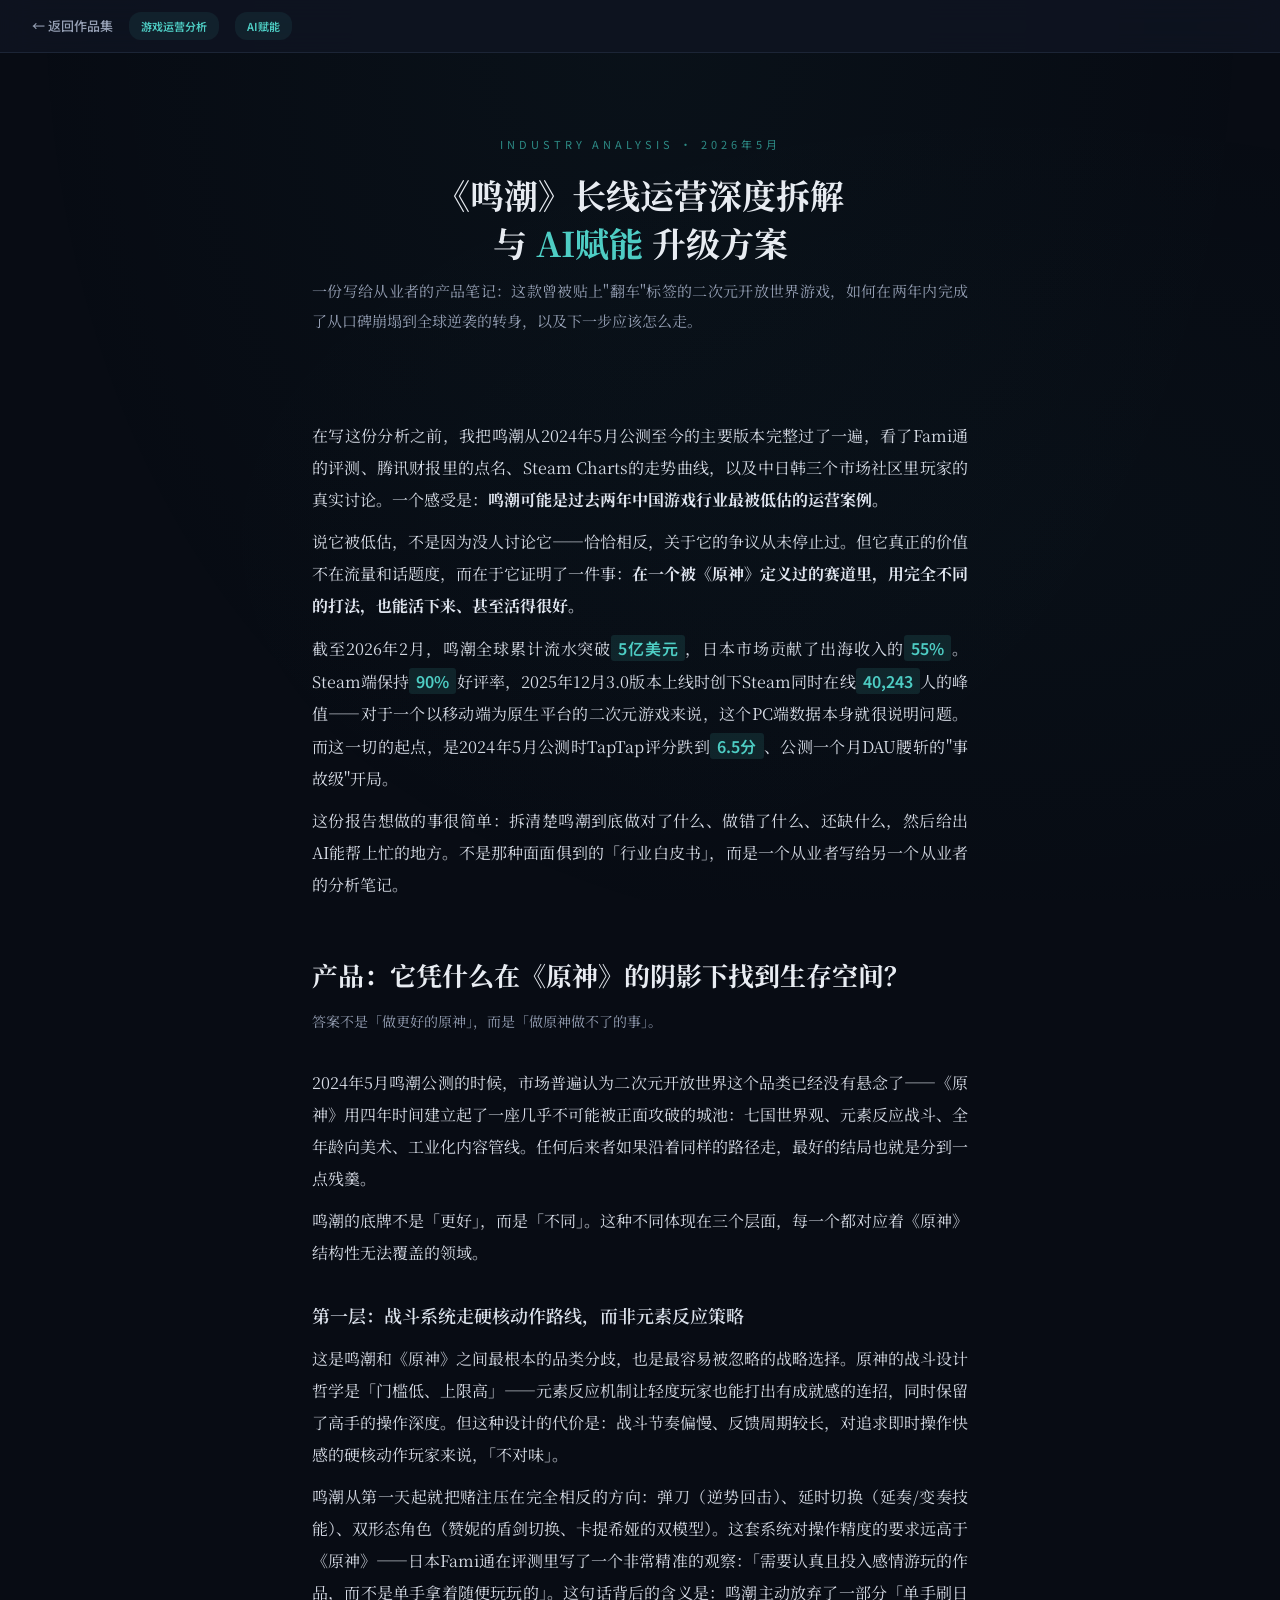
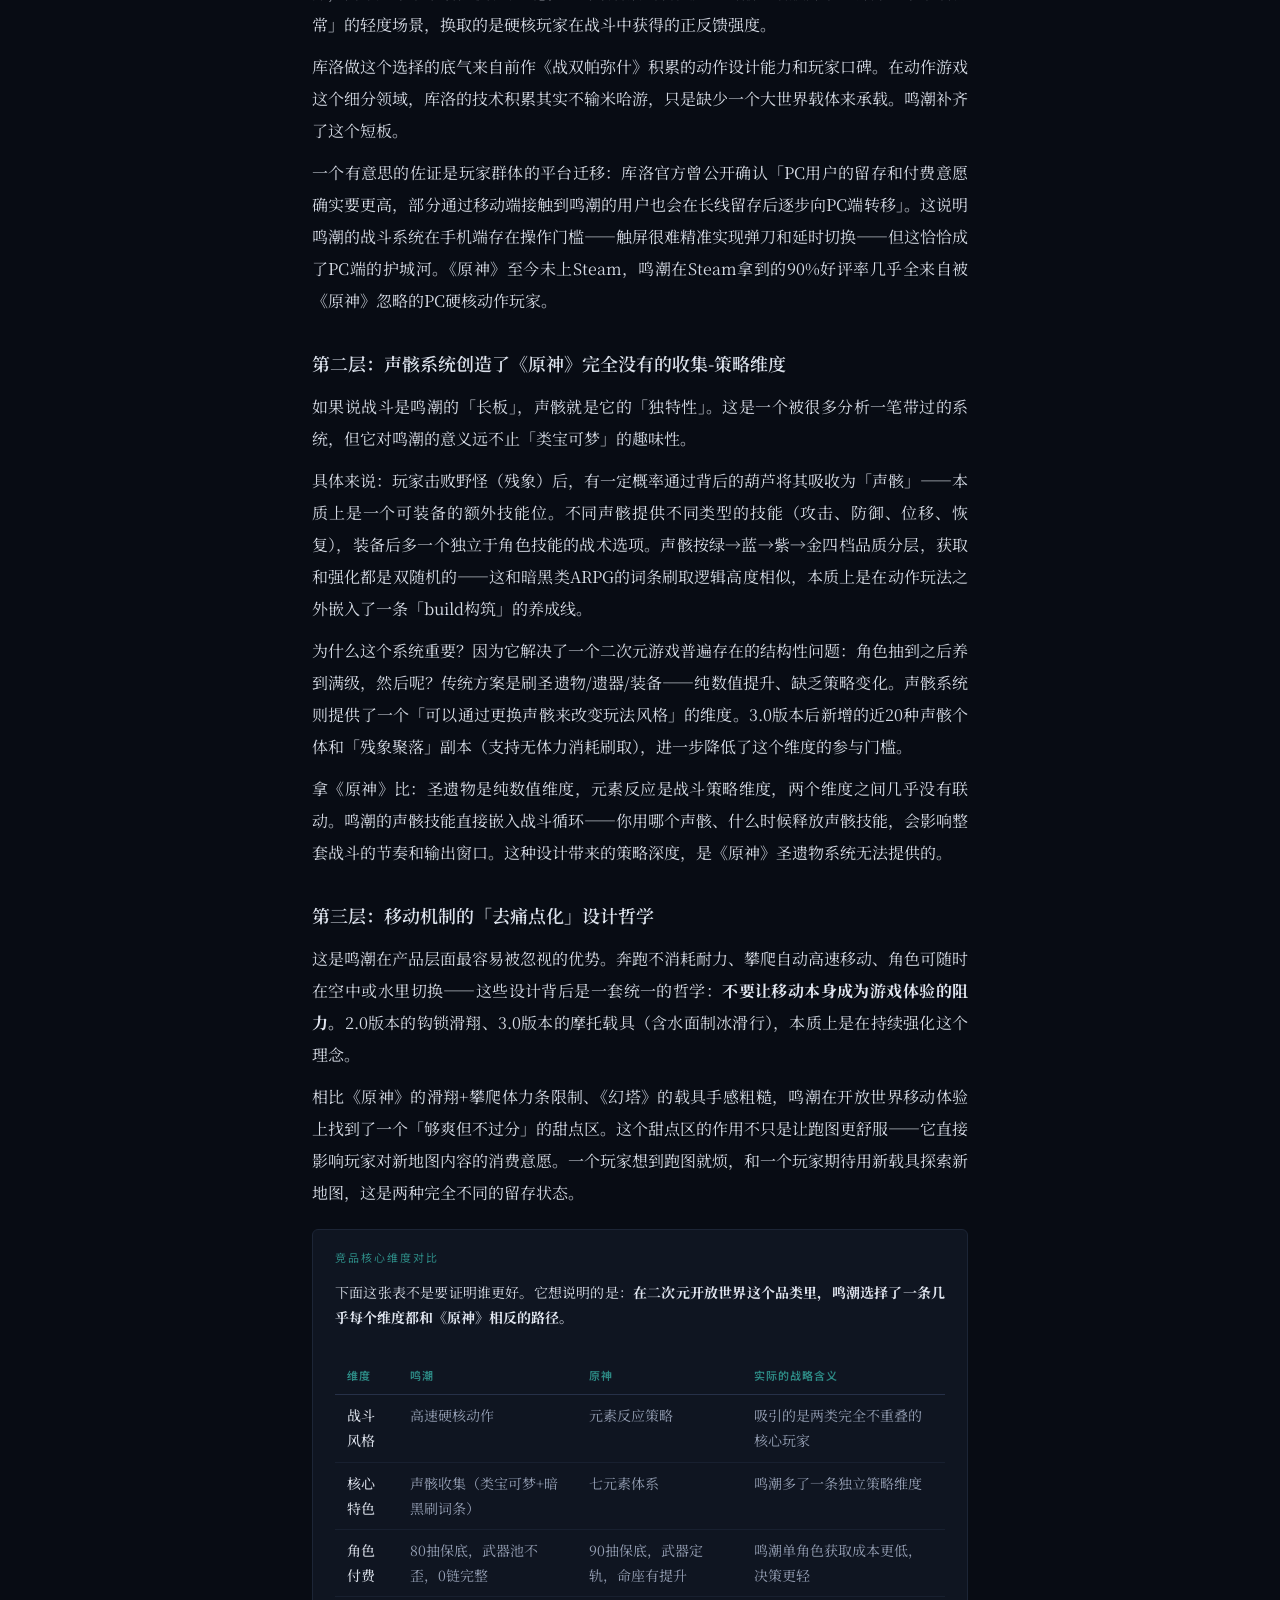
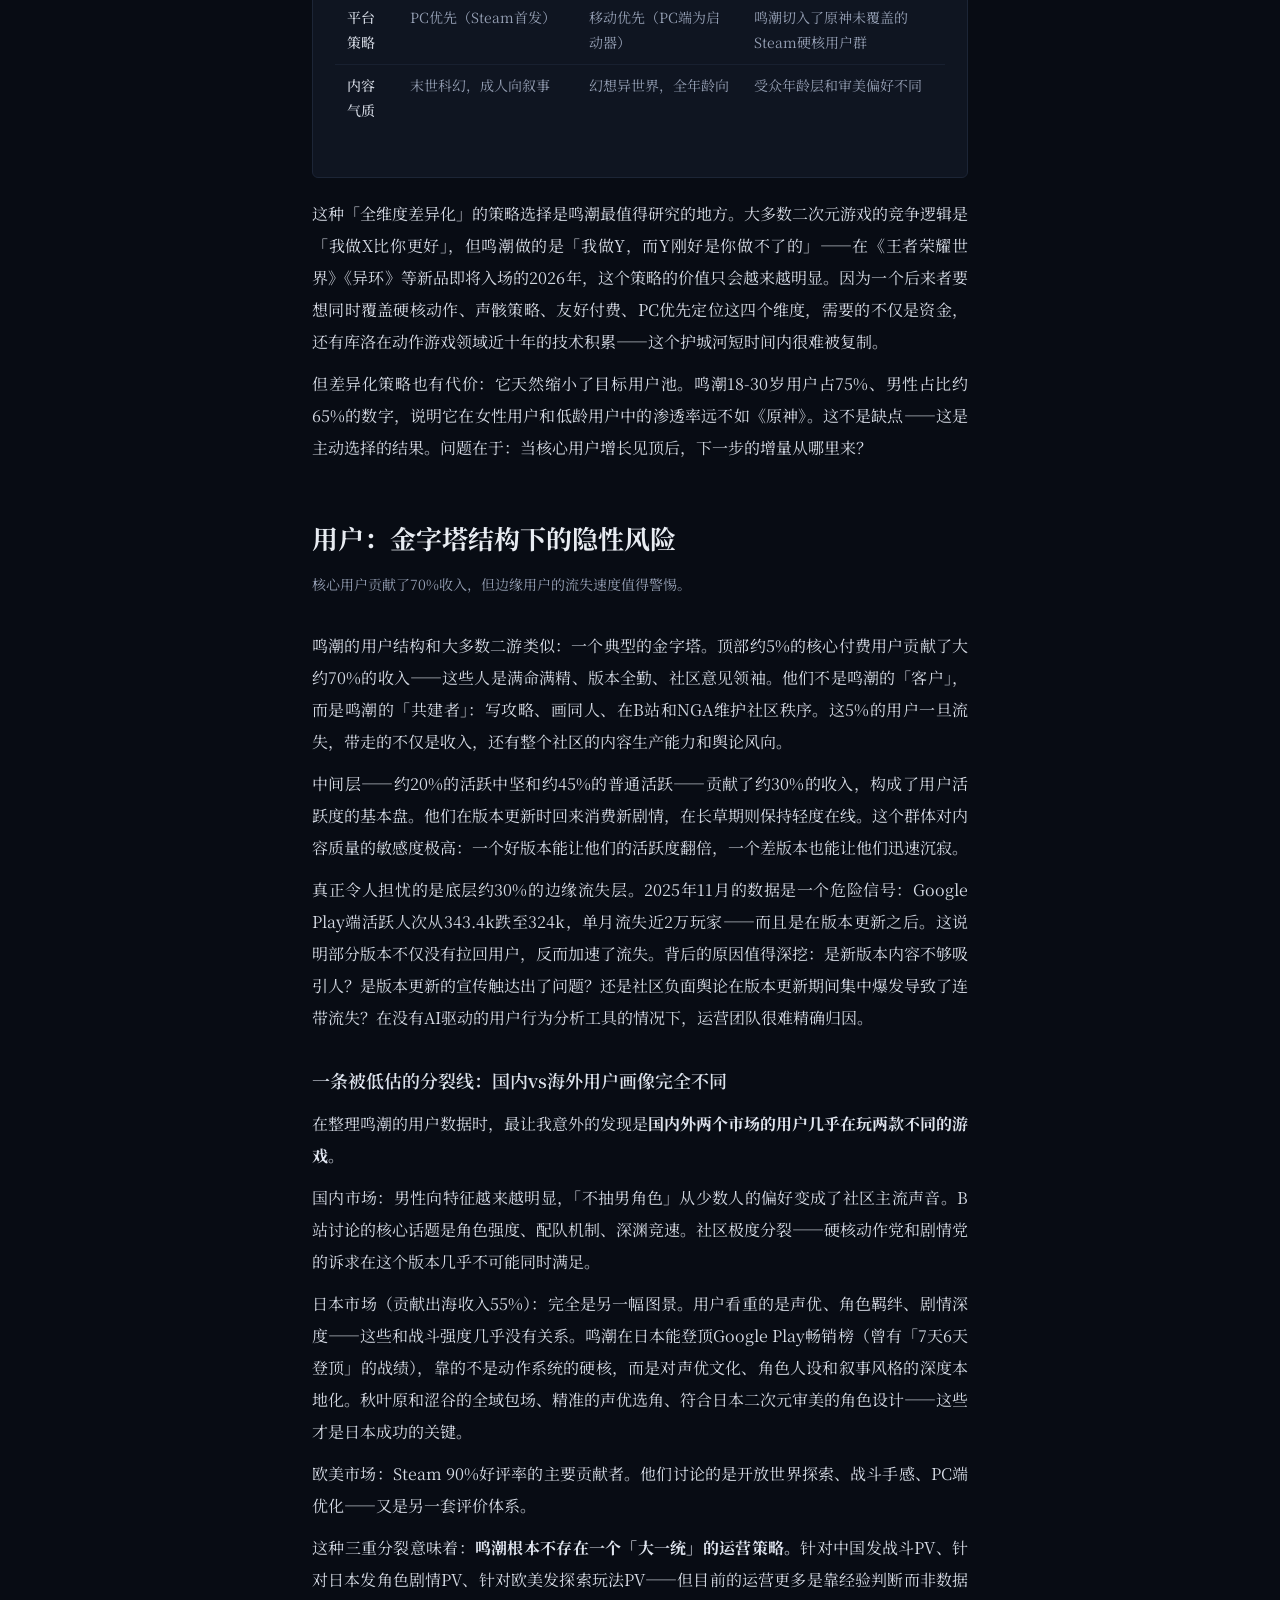
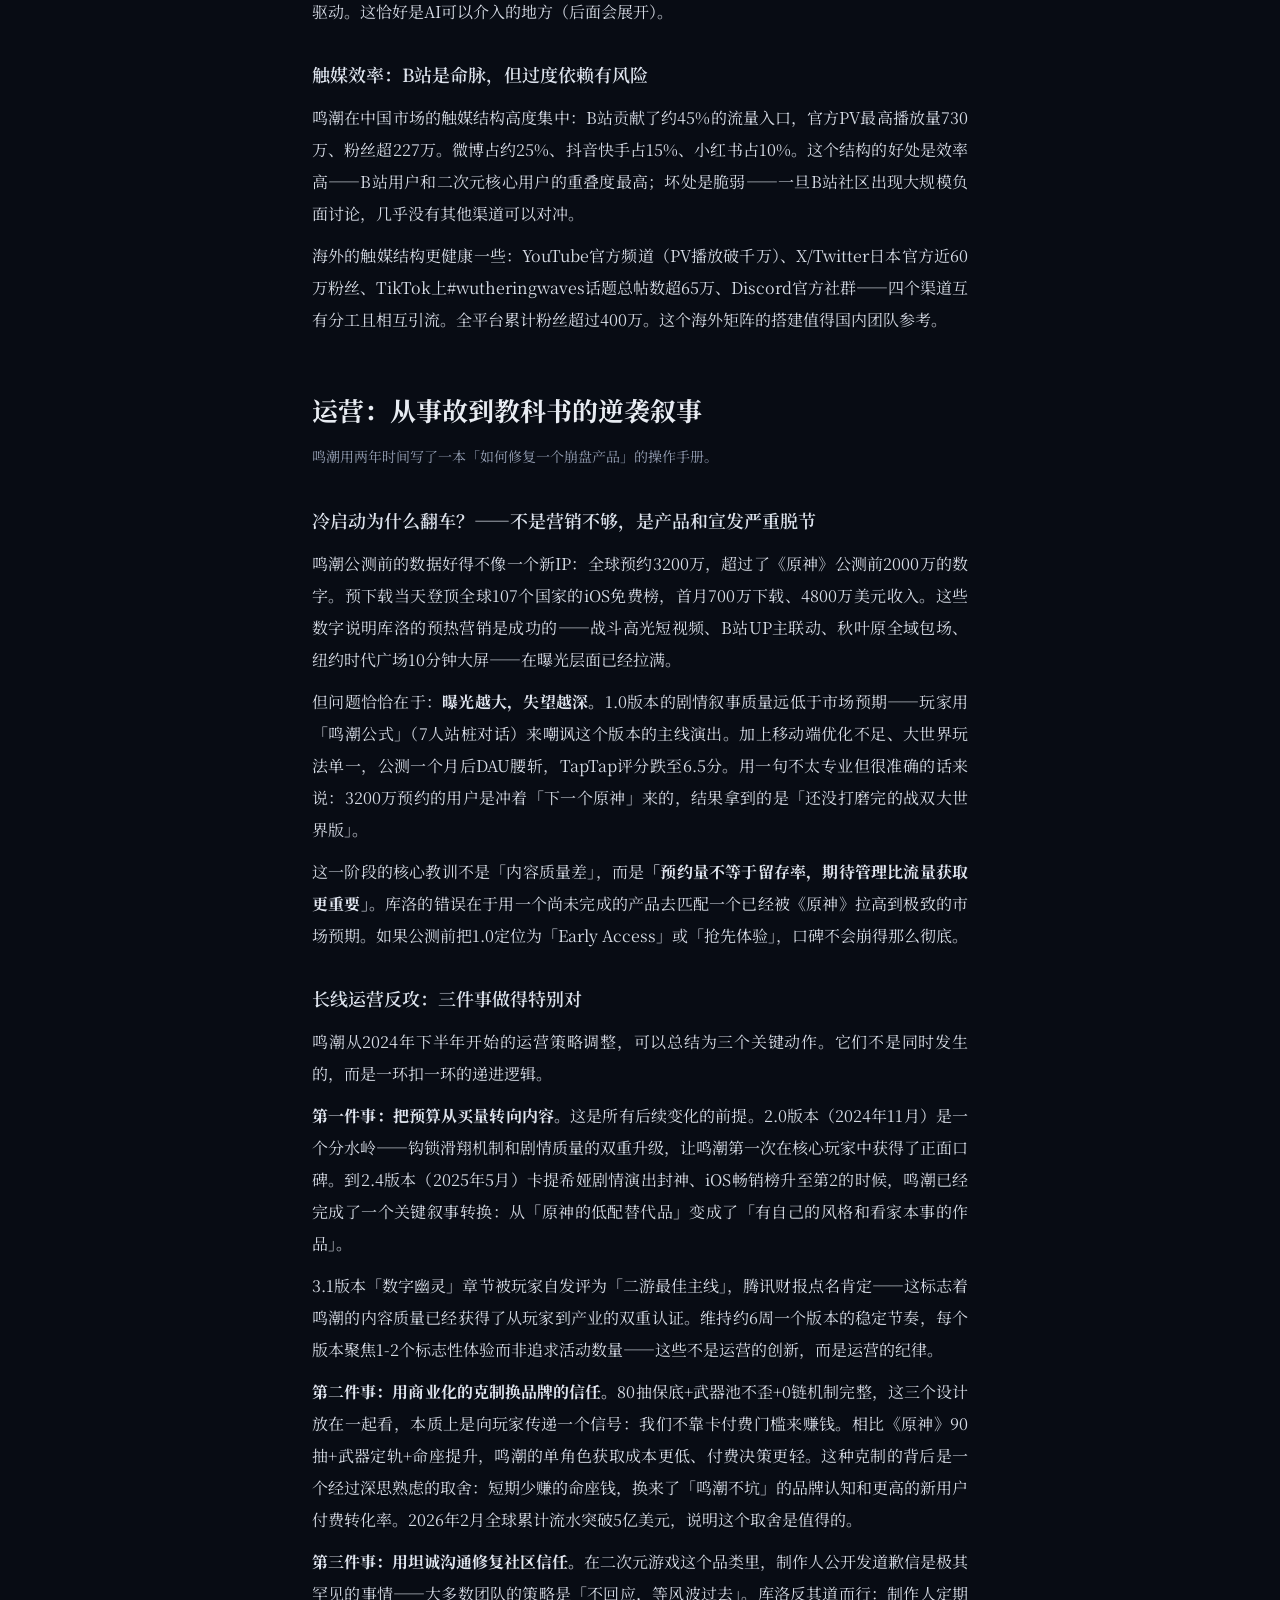
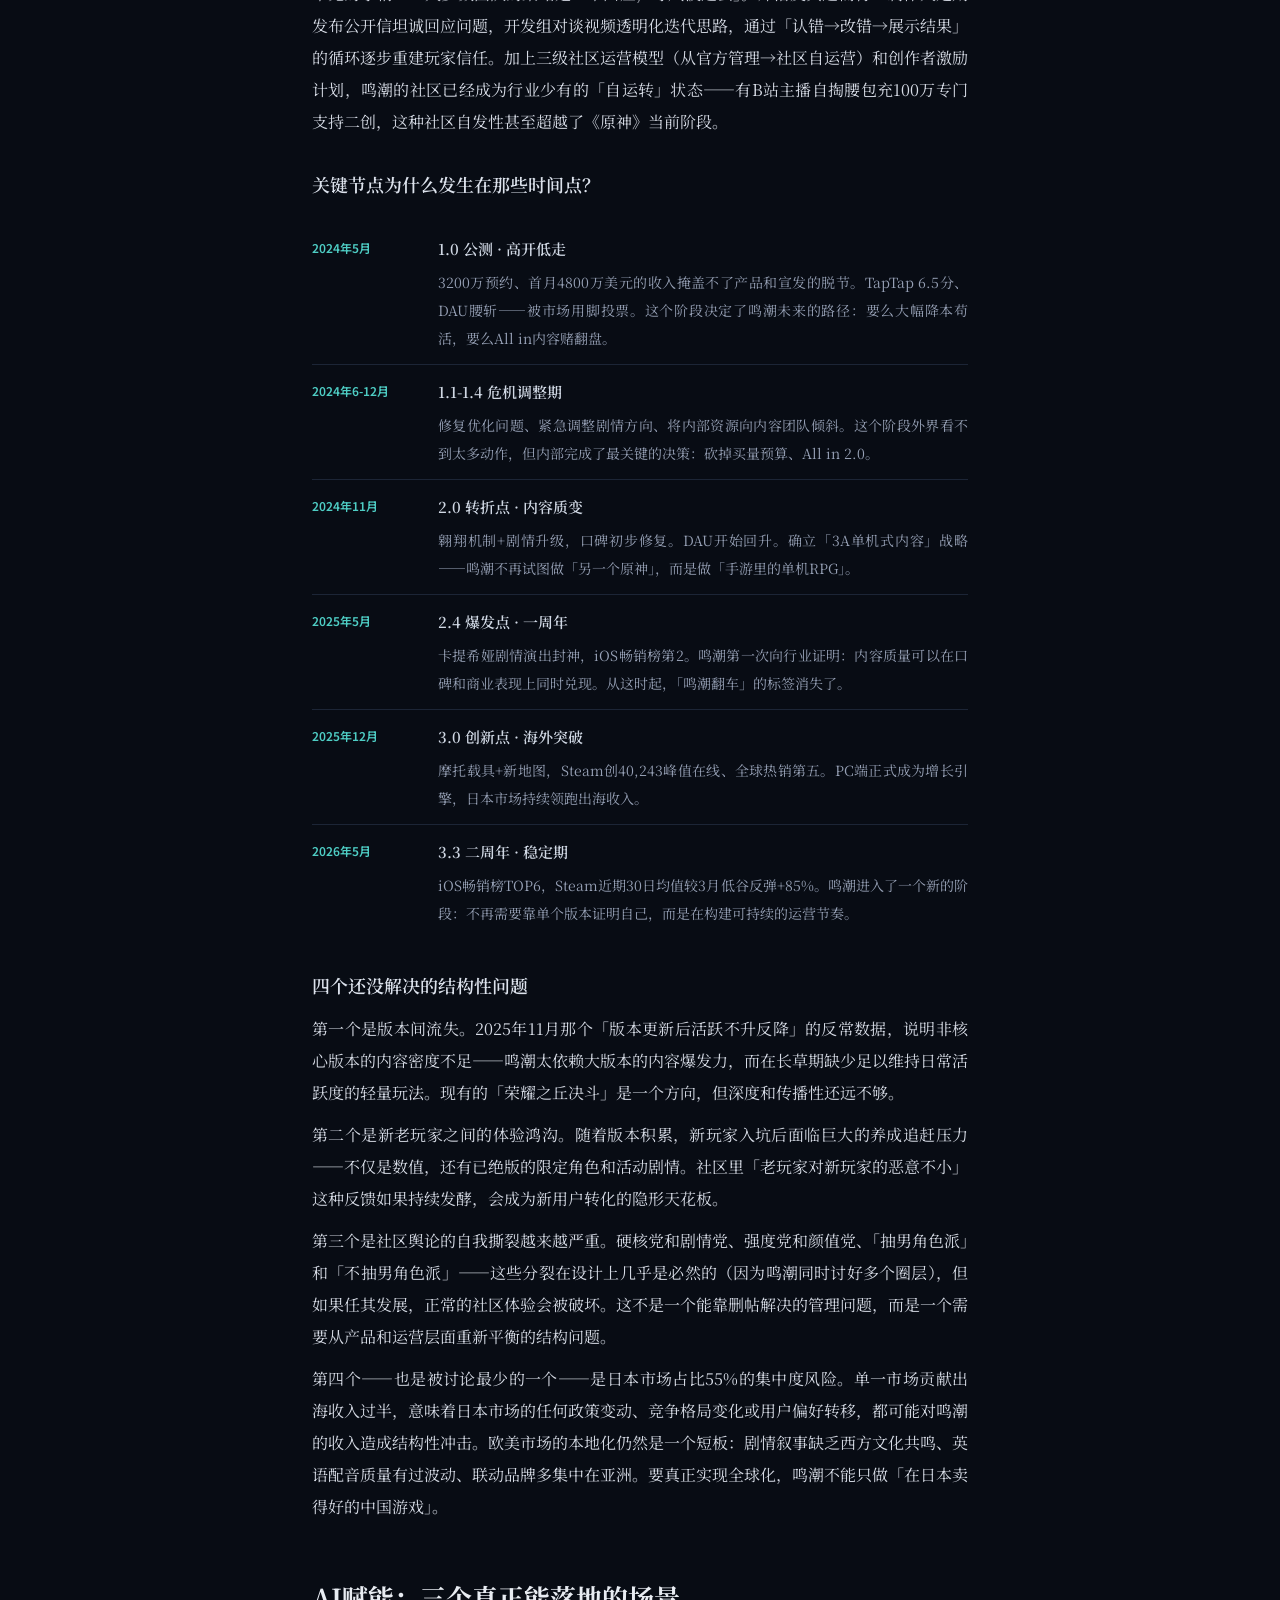
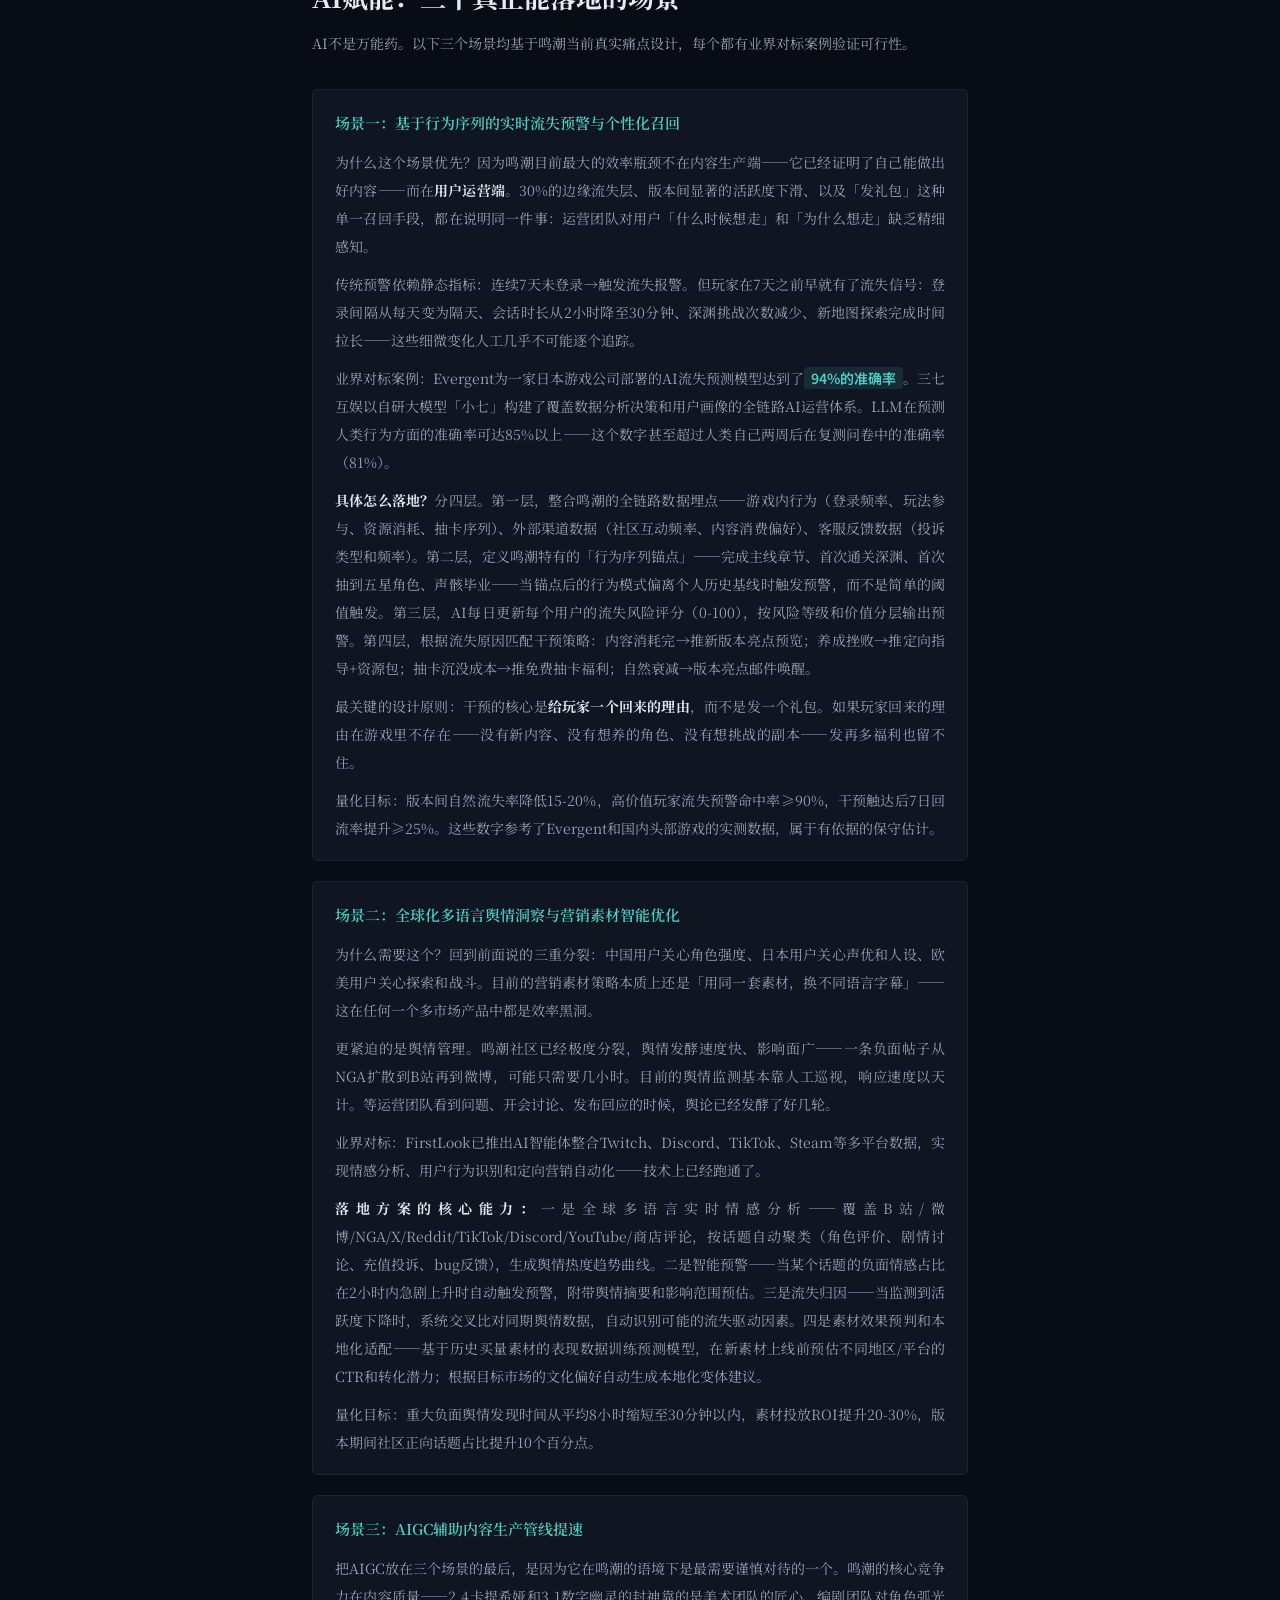
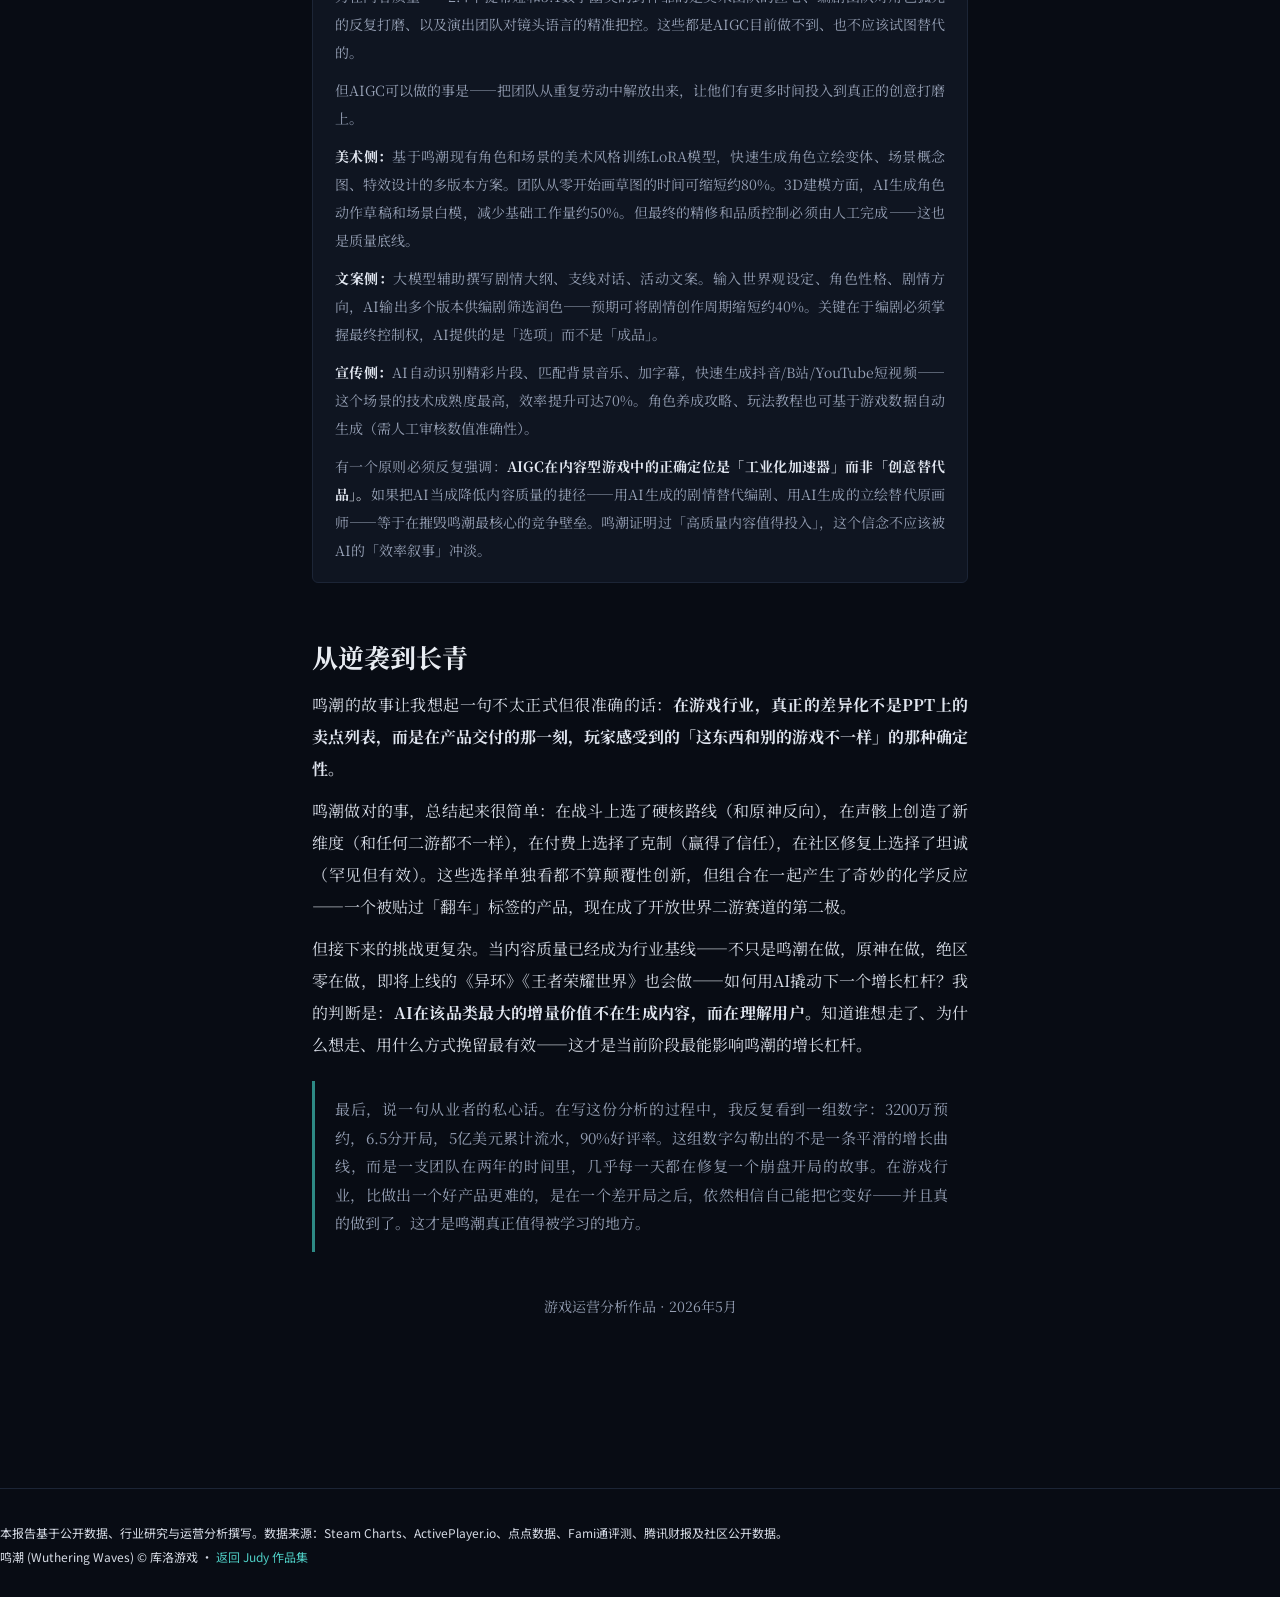
<file: reports/ww-analysis.html>
<!DOCTYPE html>
<html lang="zh-CN">
<head>
<meta charset="UTF-8">
<meta name="viewport" content="width=device-width, initial-scale=1.0">
<title>《鸣潮》长线运营深度拆解与AI赋能方案 — 朱嘉晴作品集</title>
<link rel="preconnect" href="https://fonts.googleapis.com">
<link rel="preconnect" href="https://fonts.gstatic.com" crossorigin>
<link href="https://fonts.googleapis.com/css2?family=Noto+Serif+SC:wght@400;500;600;700&family=Noto+Sans+SC:wght@300;400;500;700&display=swap" rel="stylesheet">
<style>
  :root {
    --bg: #080c14;
    --bg-card: #0f1521;
    --bg-card-hover: #141c2b;
    --accent: #4ecdc4;
    --accent-dim: #2d8a85;
    --accent-glow: rgba(78, 205, 196, 0.12);
    --text: #d6dbe5;
    --text-secondary: #96a0b5;
    --text-tertiary: #5c667a;
    --border: #1c2536;
    --border-light: #263048;
    --red-soft: #e06070;
  }

  * { margin: 0; padding: 0; box-sizing: border-box; }

  body {
    font-family: 'Noto Serif SC', 'Noto Sans SC', Georgia, serif;
    background: var(--bg);
    color: var(--text);
    line-height: 2;
    font-size: 16px;
    -webkit-font-smoothing: antialiased;
  }

  /* subtle background texture */
  body::before {
    content: '';
    position: fixed; inset: 0; z-index: -1;
    background:
      radial-gradient(ellipse at 50% 0%, rgba(78,205,196,0.03) 0%, transparent 70%),
      radial-gradient(ellipse at 80% 60%, rgba(78,205,196,0.02) 0%, transparent 60%);
    pointer-events: none;
  }

  .top-nav {
    background: rgba(15, 21, 33, 0.85);
    backdrop-filter: blur(16px);
    padding: 12px 32px;
    position: sticky; top: 0; z-index: 100;
    border-bottom: 1px solid var(--border);
    display: flex; align-items: center; gap: 16px;
    font-family: 'Noto Sans SC', sans-serif;
    font-size: 13px;
  }
  .top-nav a { color: var(--text-secondary); text-decoration: none; font-weight: 500; }
  .top-nav a:hover { color: var(--accent); }
  .top-nav .tag {
    background: rgba(78,205,196,0.08); color: var(--accent);
    padding: 3px 12px; border-radius: 12px; font-size: 11px; font-weight: 600;
  }

  .report-header {
    max-width: 720px; margin: 0 auto;
    padding: 80px 32px 56px; text-align: center;
  }
  .report-header .cap { font-family: 'Noto Sans SC', sans-serif; font-size: 11px; letter-spacing: 4px; color: var(--accent-dim); text-transform: uppercase; margin-bottom: 16px; }
  .report-header h1 { font-size: 34px; font-weight: 700; line-height: 1.4; color: #e8ecf2; margin-bottom: 10px; }
  .report-header h1 em { font-style: normal; color: var(--accent); }
  .report-header .subtitle { font-size: 15px; color: var(--text-secondary); font-weight: 400; margin-bottom: 28px; }
  .report-header .meta { font-family: 'Noto Sans SC', sans-serif; color: var(--text-tertiary); font-size: 12px; }

  /* --- content --- */
  .content { max-width: 720px; margin: 0 auto; padding: 0 32px 80px; }

  section { margin-bottom: 48px; }

  .section-num { display: none; }
  .section-title { font-size: 26px; font-weight: 700; margin-bottom: 6px; color: #e8ecf2; }
  .section-subtitle { font-size: 14px; color: var(--text-secondary); margin-bottom: 32px; }

  h3 { font-size: 18px; font-weight: 600; color: #dce2ec; margin: 28px 0 10px; }
  h3:first-child { margin-top: 0; }

  p { margin-bottom: 10px; color: var(--text); text-align: justify; }
  p:last-child { margin-bottom: 0; }

  strong { color: #e0e5ef; }

  /* data callout */
  .data-point {
    font-family: 'Noto Sans SC', sans-serif;
    background: var(--accent-glow);
    border-radius: 3px;
    padding: 1px 7px;
    font-weight: 600;
    color: var(--accent);
    white-space: nowrap;
  }

  /* comparison block */
  .compare-block {
    background: var(--bg-card);
    border: 1px solid var(--border);
    border-radius: 6px;
    padding: 18px 22px;
    margin: 20px 0;
    font-size: 14px;
    line-height: 1.8;
  }
  .compare-block .compare-title {
    font-family: 'Noto Sans SC', sans-serif;
    font-size: 11px; text-transform: uppercase; letter-spacing: 2px;
    color: var(--accent-dim); margin-bottom: 12px;
  }

  table { width: 100%; border-collapse: collapse; margin: 28px 0; font-size: 14px; }
  table + table { margin-top: -14px; }
  thead th {
    text-align: left; padding: 8px 12px;
    font-family: 'Noto Sans SC', sans-serif; font-size: 11px; font-weight: 600;
    color: var(--accent-dim); text-transform: uppercase; letter-spacing: 1px;
    border-bottom: 1px solid var(--border-light);
  }
  tbody td {
    padding: 8px 12px; border-bottom: 1px solid rgba(38,48,72,0.4);
    vertical-align: top; color: var(--text-secondary);
  }
  tbody tr:last-child td { border-bottom: none; }
  tbody td:first-child { color: var(--text); font-weight: 500; }

  /* timeline */
  .timeline { margin: 20px 0; }
  .tl-item { display: flex; gap: 16px; padding: 12px 0; border-bottom: 1px solid var(--border); }
  .tl-item:last-child { border-bottom: none; }
  .tl-date {
    font-family: 'Noto Sans SC', sans-serif;
    min-width: 110px; font-size: 12px; color: var(--accent); font-weight: 600; padding-top: 2px;
  }
  .tl-body h4 { font-size: 15px; font-weight: 600; color: #d0d8e4; margin-bottom: 4px; }
  .tl-body p { font-size: 14px; color: var(--text-secondary); margin-bottom: 0; }

  /* quote block */
  blockquote {
    margin: 20px 0; padding: 14px 20px;
    border-left: 3px solid var(--accent-dim);
    font-size: 15px; color: var(--text-secondary); line-height: 1.9;
  }
  blockquote p { color: var(--text-secondary); }

  /* scenario box */
  .scenario-box {
    border: 1px solid var(--border); border-radius: 6px;
    padding: 18px 22px; margin: 20px 0;
    background: var(--bg-card);
  }
  .scenario-box h4 { font-size: 15px; font-weight: 600; color: var(--accent); margin-bottom: 10px; }
  .scenario-box p { font-size: 14px; color: var(--text-secondary); margin-bottom: 10px; }
  .scenario-box p:last-child { margin-bottom: 0; }

  .report-footer {
    text-align: center; padding: 32px 0 28px;
    border-top: 1px solid var(--border); margin-top: 40px;
    font-family: 'Noto Sans SC', sans-serif;
    font-size: 12px; color: var(--text-tertiary); line-height: 2;
  }
  .report-footer a { color: var(--accent); text-decoration: none; }

  @media print {
    body { background: white; font-size: 13px; color: #222; }
    body::before { display: none; }
    .top-nav { display: none; }
    .content { max-width: 100%; padding: 0 20px; }
    .report-header { padding: 32px 0 24px; }
    .report-header h1 { font-size: 24px; color: #111; }
    .report-header h1 em { color: #2d8a85; }
    .section-title { font-size: 20px; color: #111; }
    .section-num { color: #2d8a85; }
    h3 { color: #222; }
    p { color: #333; }
    strong { color: #111; }
    .data-point { background: #e8f5f5; color: #2d8a85; }
    .compare-block, .scenario-box { background: #f9fafb; border-color: #ddd; break-inside: avoid; }
    .tl-date { color: #2d8a85; }
    .tl-body h4 { color: #222; }
    .tl-body p { color: #555; }
    blockquote { border-left-color: #ccc; }
    blockquote p { color: #555; }
    table { break-inside: avoid; }
    thead th { color: #555; border-bottom-color: #ccc; }
    tbody td { color: #444; border-bottom-color: #eee; }
    tbody td:first-child { color: #222; }
    .tl-item { break-inside: avoid; border-bottom-color: #eee; }
    .report-footer { border-top-color: #ccc; color: #888; }
    .report-footer a { color: #2d8a85; }
  }

  @media (max-width: 768px) {
    .report-header h1 { font-size: 24px; }
    .section-title { font-size: 20px; }
    .tl-item { flex-direction: column; gap: 4px; }
    .tl-date { min-width: auto; }
  }
</style>
</head>
<body>

<nav class="top-nav">
  <a href="../index.html#works">← 返回作品集</a>
  <span class="tag">游戏运营分析</span>
  <span class="tag">AI赋能</span>
</nav>

<header class="report-header">
  <div class="cap">Industry Analysis · 2026年5月</div>
  <h1>《鸣潮》长线运营深度拆解<br>与 <em>AI赋能</em> 升级方案</h1>
  <p class="subtitle">一份写给从业者的产品笔记：这款曾被贴上"翻车"标签的二次元开放世界游戏，如何在两年内完成了从口碑崩塌到全球逆袭的转身，以及下一步应该怎么走。</p>
  <div class="meta"></div>
</header>

<main class="content">

<!-- ===== INTRODUCTION ===== -->
<section>
  <p>在写这份分析之前，我把鸣潮从2024年5月公测至今的主要版本完整过了一遍，看了Fami通的评测、腾讯财报里的点名、Steam Charts的走势曲线，以及中日韩三个市场社区里玩家的真实讨论。一个感受是：<strong>鸣潮可能是过去两年中国游戏行业最被低估的运营案例。</strong></p>

  <p>说它被低估，不是因为没人讨论它——恰恰相反，关于它的争议从未停止过。但它真正的价值不在流量和话题度，而在于它证明了一件事：<strong>在一个被《原神》定义过的赛道里，用完全不同的打法，也能活下来、甚至活得很好。</strong></p>

  <p>截至2026年2月，鸣潮全球累计流水突破<span class="data-point">5亿美元</span>，日本市场贡献了出海收入的<span class="data-point">55%</span>。Steam端保持<span class="data-point">90%</span>好评率，2025年12月3.0版本上线时创下Steam同时在线<span class="data-point">40,243</span>人的峰值——对于一个以移动端为原生平台的二次元游戏来说，这个PC端数据本身就很说明问题。而这一切的起点，是2024年5月公测时TapTap评分跌到<span class="data-point">6.5分</span>、公测一个月DAU腰斩的"事故级"开局。</p>

  <p>这份报告想做的事很简单：拆清楚鸣潮到底做对了什么、做错了什么、还缺什么，然后给出AI能帮上忙的地方。不是那种面面俱到的「行业白皮书」，而是一个从业者写给另一个从业者的分析笔记。</p>
</section>

<!-- ===== PART 1: PRODUCT ===== -->
<section>
  <h2 class="section-title">产品：它凭什么在《原神》的阴影下找到生存空间？</h2>
  <p class="section-subtitle">答案不是「做更好的原神」，而是「做原神做不了的事」。</p>

  <p>2024年5月鸣潮公测的时候，市场普遍认为二次元开放世界这个品类已经没有悬念了——《原神》用四年时间建立起了一座几乎不可能被正面攻破的城池：七国世界观、元素反应战斗、全年龄向美术、工业化内容管线。任何后来者如果沿着同样的路径走，最好的结局也就是分到一点残羹。</p>

  <p>鸣潮的底牌不是「更好」，而是「不同」。这种不同体现在三个层面，每一个都对应着《原神》结构性无法覆盖的领域。</p>

  <h3>第一层：战斗系统走硬核动作路线，而非元素反应策略</h3>

  <p>这是鸣潮和《原神》之间最根本的品类分歧，也是最容易被忽略的战略选择。原神的战斗设计哲学是「门槛低、上限高」——元素反应机制让轻度玩家也能打出有成就感的连招，同时保留了高手的操作深度。但这种设计的代价是：战斗节奏偏慢、反馈周期较长，对追求即时操作快感的硬核动作玩家来说，「不对味」。</p>

  <p>鸣潮从第一天起就把赌注压在完全相反的方向：弹刀（逆势回击）、延时切换（延奏/变奏技能）、双形态角色（赞妮的盾剑切换、卡提希娅的双模型）。这套系统对操作精度的要求远高于《原神》——日本Fami通在评测里写了一个非常精准的观察：「需要认真且投入感情游玩的作品，而不是单手拿着随便玩玩的」。这句话背后的含义是：鸣潮主动放弃了一部分「单手刷日常」的轻度场景，换取的是硬核玩家在战斗中获得的正反馈强度。</p>

  <p>库洛做这个选择的底气来自前作《战双帕弥什》积累的动作设计能力和玩家口碑。在动作游戏这个细分领域，库洛的技术积累其实不输米哈游，只是缺少一个大世界载体来承载。鸣潮补齐了这个短板。</p>

  <p>一个有意思的佐证是玩家群体的平台迁移：库洛官方曾公开确认「PC用户的留存和付费意愿确实要更高，部分通过移动端接触到鸣潮的用户也会在长线留存后逐步向PC端转移」。这说明鸣潮的战斗系统在手机端存在操作门槛——触屏很难精准实现弹刀和延时切换——但这恰恰成了PC端的护城河。《原神》至今未上Steam，鸣潮在Steam拿到的90%好评率几乎全来自被《原神》忽略的PC硬核动作玩家。</p>

  <h3>第二层：声骸系统创造了《原神》完全没有的收集-策略维度</h3>

  <p>如果说战斗是鸣潮的「长板」，声骸就是它的「独特性」。这是一个被很多分析一笔带过的系统，但它对鸣潮的意义远不止「类宝可梦」的趣味性。</p>

  <p>具体来说：玩家击败野怪（残象）后，有一定概率通过背后的葫芦将其吸收为「声骸」——本质上是一个可装备的额外技能位。不同声骸提供不同类型的技能（攻击、防御、位移、恢复），装备后多一个独立于角色技能的战术选项。声骸按绿→蓝→紫→金四档品质分层，获取和强化都是双随机的——这和暗黑类ARPG的词条刷取逻辑高度相似，本质上是在动作玩法之外嵌入了一条「build构筑」的养成线。</p>

  <p>为什么这个系统重要？因为它解决了一个二次元游戏普遍存在的结构性问题：角色抽到之后养到满级，然后呢？传统方案是刷圣遗物/遗器/装备——纯数值提升、缺乏策略变化。声骸系统则提供了一个「可以通过更换声骸来改变玩法风格」的维度。3.0版本后新增的近20种声骸个体和「残象聚落」副本（支持无体力消耗刷取），进一步降低了这个维度的参与门槛。</p>

  <p>拿《原神》比：圣遗物是纯数值维度，元素反应是战斗策略维度，两个维度之间几乎没有联动。鸣潮的声骸技能直接嵌入战斗循环——你用哪个声骸、什么时候释放声骸技能，会影响整套战斗的节奏和输出窗口。这种设计带来的策略深度，是《原神》圣遗物系统无法提供的。</p>

  <h3>第三层：移动机制的「去痛点化」设计哲学</h3>

  <p>这是鸣潮在产品层面最容易被忽视的优势。奔跑不消耗耐力、攀爬自动高速移动、角色可随时在空中或水里切换——这些设计背后是一套统一的哲学：<strong>不要让移动本身成为游戏体验的阻力。</strong>2.0版本的钩锁滑翔、3.0版本的摩托载具（含水面制冰滑行），本质上是在持续强化这个理念。</p>

  <p>相比《原神》的滑翔+攀爬体力条限制、《幻塔》的载具手感粗糙，鸣潮在开放世界移动体验上找到了一个「够爽但不过分」的甜点区。这个甜点区的作用不只是让跑图更舒服——它直接影响玩家对新地图内容的消费意愿。一个玩家想到跑图就烦，和一个玩家期待用新载具探索新地图，这是两种完全不同的留存状态。</p>

  <div class="compare-block">
    <div class="compare-title">竞品核心维度对比</div>
    <p>下面这张表不是要证明谁更好。它想说明的是：<strong>在二次元开放世界这个品类里，鸣潮选择了一条几乎每个维度都和《原神》相反的路径。</strong></p>
    <table>
      <thead><tr><th>维度</th><th>鸣潮</th><th>原神</th><th>实际的战略含义</th></tr></thead>
      <tbody>
        <tr><td>战斗风格</td><td>高速硬核动作</td><td>元素反应策略</td><td>吸引的是两类完全不重叠的核心玩家</td></tr>
        <tr><td>核心特色</td><td>声骸收集（类宝可梦+暗黑刷词条）</td><td>七元素体系</td><td>鸣潮多了一条独立策略维度</td></tr>
        <tr><td>角色付费</td><td>80抽保底，武器池不歪，0链完整</td><td>90抽保底，武器定轨，命座有提升</td><td>鸣潮单角色获取成本更低，决策更轻</td></tr>
        <tr><td>平台策略</td><td>PC优先（Steam首发）</td><td>移动优先（PC端为启动器）</td><td>鸣潮切入了原神未覆盖的Steam硬核用户群</td></tr>
        <tr><td>内容气质</td><td>末世科幻，成人向叙事</td><td>幻想异世界，全年龄向</td><td>受众年龄层和审美偏好不同</td></tr>
      </tbody>
    </table>
  </div>

  <p>这种「全维度差异化」的策略选择是鸣潮最值得研究的地方。大多数二次元游戏的竞争逻辑是「我做X比你更好」，但鸣潮做的是「我做Y，而Y刚好是你做不了的」——在《王者荣耀世界》《异环》等新品即将入场的2026年，这个策略的价值只会越来越明显。因为一个后来者要想同时覆盖硬核动作、声骸策略、友好付费、PC优先定位这四个维度，需要的不仅是资金，还有库洛在动作游戏领域近十年的技术积累——这个护城河短时间内很难被复制。</p>

  <p>但差异化策略也有代价：它天然缩小了目标用户池。鸣潮18-30岁用户占75%、男性占比约65%的数字，说明它在女性用户和低龄用户中的渗透率远不如《原神》。这不是缺点——这是主动选择的结果。问题在于：当核心用户增长见顶后，下一步的增量从哪里来？</p>
</section>

<!-- ===== PART 2: USERS ===== -->
<section>
  <h2 class="section-title">用户：金字塔结构下的隐性风险</h2>
  <p class="section-subtitle">核心用户贡献了70%收入，但边缘用户的流失速度值得警惕。</p>

  <p>鸣潮的用户结构和大多数二游类似：一个典型的金字塔。顶部约5%的核心付费用户贡献了大约70%的收入——这些人是满命满精、版本全勤、社区意见领袖。他们不是鸣潮的「客户」，而是鸣潮的「共建者」：写攻略、画同人、在B站和NGA维护社区秩序。这5%的用户一旦流失，带走的不仅是收入，还有整个社区的内容生产能力和舆论风向。</p>

  <p>中间层——约20%的活跃中坚和约45%的普通活跃——贡献了约30%的收入，构成了用户活跃度的基本盘。他们在版本更新时回来消费新剧情，在长草期则保持轻度在线。这个群体对内容质量的敏感度极高：一个好版本能让他们的活跃度翻倍，一个差版本也能让他们迅速沉寂。</p>

  <p>真正令人担忧的是底层约30%的边缘流失层。2025年11月的数据是一个危险信号：Google Play端活跃人次从343.4k跌至324k，单月流失近2万玩家——而且是在版本更新之后。这说明部分版本不仅没有拉回用户，反而加速了流失。背后的原因值得深挖：是新版本内容不够吸引人？是版本更新的宣传触达出了问题？还是社区负面舆论在版本更新期间集中爆发导致了连带流失？在没有AI驱动的用户行为分析工具的情况下，运营团队很难精确归因。</p>

  <h3>一条被低估的分裂线：国内vs海外用户画像完全不同</h3>

  <p>在整理鸣潮的用户数据时，最让我意外的发现是<strong>国内外两个市场的用户几乎在玩两款不同的游戏</strong>。</p>

  <p>国内市场：男性向特征越来越明显，「不抽男角色」从少数人的偏好变成了社区主流声音。B站讨论的核心话题是角色强度、配队机制、深渊竞速。社区极度分裂——硬核动作党和剧情党的诉求在这个版本几乎不可能同时满足。</p>

  <p>日本市场（贡献出海收入55%）：完全是另一幅图景。用户看重的是声优、角色羁绊、剧情深度——这些和战斗强度几乎没有关系。鸣潮在日本能登顶Google Play畅销榜（曾有「7天6天登顶」的战绩），靠的不是动作系统的硬核，而是对声优文化、角色人设和叙事风格的深度本地化。秋叶原和涩谷的全域包场、精准的声优选角、符合日本二次元审美的角色设计——这些才是日本成功的关键。</p>

  <p>欧美市场：Steam 90%好评率的主要贡献者。他们讨论的是开放世界探索、战斗手感、PC端优化——又是另一套评价体系。</p>

  <p>这种三重分裂意味着：<strong>鸣潮根本不存在一个「大一统」的运营策略。</strong>针对中国发战斗PV、针对日本发角色剧情PV、针对欧美发探索玩法PV——但目前的运营更多是靠经验判断而非数据驱动。这恰好是AI可以介入的地方（后面会展开）。</p>

  <h3>触媒效率：B站是命脉，但过度依赖有风险</h3>

  <p>鸣潮在中国市场的触媒结构高度集中：B站贡献了约45%的流量入口，官方PV最高播放量730万、粉丝超227万。微博占约25%、抖音快手占15%、小红书占10%。这个结构的好处是效率高——B站用户和二次元核心用户的重叠度最高；坏处是脆弱——一旦B站社区出现大规模负面讨论，几乎没有其他渠道可以对冲。</p>

  <p>海外的触媒结构更健康一些：YouTube官方频道（PV播放破千万）、X/Twitter日本官方近60万粉丝、TikTok上#wutheringwaves话题总帖数超65万、Discord官方社群——四个渠道互有分工且相互引流。全平台累计粉丝超过400万。这个海外矩阵的搭建值得国内团队参考。</p>
</section>

<!-- ===== PART 3: OPERATIONS ===== -->
<section>
  <h2 class="section-title">运营：从事故到教科书的逆袭叙事</h2>
  <p class="section-subtitle">鸣潮用两年时间写了一本「如何修复一个崩盘产品」的操作手册。</p>

  <h3>冷启动为什么翻车？——不是营销不够，是产品和宣发严重脱节</h3>

  <p>鸣潮公测前的数据好得不像一个新IP：全球预约3200万，超过了《原神》公测前2000万的数字。预下载当天登顶全球107个国家的iOS免费榜，首月700万下载、4800万美元收入。这些数字说明库洛的预热营销是成功的——战斗高光短视频、B站UP主联动、秋叶原全域包场、纽约时代广场10分钟大屏——在曝光层面已经拉满。</p>

  <p>但问题恰恰在于：<strong>曝光越大，失望越深。</strong>1.0版本的剧情叙事质量远低于市场预期——玩家用「鸣潮公式」（7人站桩对话）来嘲讽这个版本的主线演出。加上移动端优化不足、大世界玩法单一，公测一个月后DAU腰斩，TapTap评分跌至6.5分。用一句不太专业但很准确的话来说：3200万预约的用户是冲着「下一个原神」来的，结果拿到的是「还没打磨完的战双大世界版」。</p>

  <p>这一阶段的核心教训不是「内容质量差」，而是<strong>「预约量不等于留存率，期待管理比流量获取更重要」</strong>。库洛的错误在于用一个尚未完成的产品去匹配一个已经被《原神》拉高到极致的市场预期。如果公测前把1.0定位为「Early Access」或「抢先体验」，口碑不会崩得那么彻底。</p>

  <h3>长线运营反攻：三件事做得特别对</h3>

  <p>鸣潮从2024年下半年开始的运营策略调整，可以总结为三个关键动作。它们不是同时发生的，而是一环扣一环的递进逻辑。</p>

  <p><strong>第一件事：把预算从买量转向内容。</strong>这是所有后续变化的前提。2.0版本（2024年11月）是一个分水岭——钩锁滑翔机制和剧情质量的双重升级，让鸣潮第一次在核心玩家中获得了正面口碑。到2.4版本（2025年5月）卡提希娅剧情演出封神、iOS畅销榜升至第2的时候，鸣潮已经完成了一个关键叙事转换：从「原神的低配替代品」变成了「有自己的风格和看家本事的作品」。</p>

  <p>3.1版本「数字幽灵」章节被玩家自发评为「二游最佳主线」，腾讯财报点名肯定——这标志着鸣潮的内容质量已经获得了从玩家到产业的双重认证。维持约6周一个版本的稳定节奏，每个版本聚焦1-2个标志性体验而非追求活动数量——这些不是运营的创新，而是运营的纪律。</p>

  <p><strong>第二件事：用商业化的克制换品牌的信任。</strong>80抽保底+武器池不歪+0链机制完整，这三个设计放在一起看，本质上是向玩家传递一个信号：我们不靠卡付费门槛来赚钱。相比《原神》90抽+武器定轨+命座提升，鸣潮的单角色获取成本更低、付费决策更轻。这种克制的背后是一个经过深思熟虑的取舍：短期少赚的命座钱，换来了「鸣潮不坑」的品牌认知和更高的新用户付费转化率。2026年2月全球累计流水突破5亿美元，说明这个取舍是值得的。</p>

  <p><strong>第三件事：用坦诚沟通修复社区信任。</strong>在二次元游戏这个品类里，制作人公开发道歉信是极其罕见的事情——大多数团队的策略是「不回应，等风波过去」。库洛反其道而行：制作人定期发布公开信坦诚回应问题，开发组对谈视频透明化迭代思路，通过「认错→改错→展示结果」的循环逐步重建玩家信任。加上三级社区运营模型（从官方管理→社区自运营）和创作者激励计划，鸣潮的社区已经成为行业少有的「自运转」状态——有B站主播自掏腰包充100万专门支持二创，这种社区自发性甚至超越了《原神》当前阶段。</p>

  <h3>关键节点为什么发生在那些时间点？</h3>

  <div class="timeline">
    <div class="tl-item">
      <div class="tl-date">2024年5月</div>
      <div class="tl-body">
        <h4>1.0 公测 · 高开低走</h4>
        <p>3200万预约、首月4800万美元的收入掩盖不了产品和宣发的脱节。TapTap 6.5分、DAU腰斩——被市场用脚投票。这个阶段决定了鸣潮未来的路径：要么大幅降本苟活，要么All in内容赌翻盘。</p>
      </div>
    </div>
    <div class="tl-item">
      <div class="tl-date">2024年6-12月</div>
      <div class="tl-body">
        <h4>1.1-1.4 危机调整期</h4>
        <p>修复优化问题、紧急调整剧情方向、将内部资源向内容团队倾斜。这个阶段外界看不到太多动作，但内部完成了最关键的决策：砍掉买量预算、All in 2.0。</p>
      </div>
    </div>
    <div class="tl-item">
      <div class="tl-date">2024年11月</div>
      <div class="tl-body">
        <h4>2.0 转折点 · 内容质变</h4>
        <p>翱翔机制+剧情升级，口碑初步修复。DAU开始回升。确立「3A单机式内容」战略——鸣潮不再试图做「另一个原神」，而是做「手游里的单机RPG」。</p>
      </div>
    </div>
    <div class="tl-item">
      <div class="tl-date">2025年5月</div>
      <div class="tl-body">
        <h4>2.4 爆发点 · 一周年</h4>
        <p>卡提希娅剧情演出封神，iOS畅销榜第2。鸣潮第一次向行业证明：内容质量可以在口碑和商业表现上同时兑现。从这时起，「鸣潮翻车」的标签消失了。</p>
      </div>
    </div>
    <div class="tl-item">
      <div class="tl-date">2025年12月</div>
      <div class="tl-body">
        <h4>3.0 创新点 · 海外突破</h4>
        <p>摩托载具+新地图，Steam创40,243峰值在线、全球热销第五。PC端正式成为增长引擎，日本市场持续领跑出海收入。</p>
      </div>
    </div>
    <div class="tl-item">
      <div class="tl-date">2026年5月</div>
      <div class="tl-body">
        <h4>3.3 二周年 · 稳定期</h4>
        <p>iOS畅销榜TOP6，Steam近期30日均值较3月低谷反弹+85%。鸣潮进入了一个新的阶段：不再需要靠单个版本证明自己，而是在构建可持续的运营节奏。</p>
      </div>
    </div>
  </div>

  <h3>四个还没解决的结构性问题</h3>

  <p>第一个是版本间流失。2025年11月那个「版本更新后活跃不升反降」的反常数据，说明非核心版本的内容密度不足——鸣潮太依赖大版本的内容爆发力，而在长草期缺少足以维持日常活跃度的轻量玩法。现有的「荣耀之丘决斗」是一个方向，但深度和传播性还远不够。</p>

  <p>第二个是新老玩家之间的体验鸿沟。随着版本积累，新玩家入坑后面临巨大的养成追赶压力——不仅是数值，还有已绝版的限定角色和活动剧情。社区里「老玩家对新玩家的恶意不小」这种反馈如果持续发酵，会成为新用户转化的隐形天花板。</p>

  <p>第三个是社区舆论的自我撕裂越来越严重。硬核党和剧情党、强度党和颜值党、「抽男角色派」和「不抽男角色派」——这些分裂在设计上几乎是必然的（因为鸣潮同时讨好多个圈层），但如果任其发展，正常的社区体验会被破坏。这不是一个能靠删帖解决的管理问题，而是一个需要从产品和运营层面重新平衡的结构问题。</p>

  <p>第四个——也是被讨论最少的一个——是日本市场占比55%的集中度风险。单一市场贡献出海收入过半，意味着日本市场的任何政策变动、竞争格局变化或用户偏好转移，都可能对鸣潮的收入造成结构性冲击。欧美市场的本地化仍然是一个短板：剧情叙事缺乏西方文化共鸣、英语配音质量有过波动、联动品牌多集中在亚洲。要真正实现全球化，鸣潮不能只做「在日本卖得好的中国游戏」。</p>
</section>

<!-- ===== PART 4: AI ===== -->
<section>
  <h2 class="section-title">AI赋能：三个真正能落地的场景</h2>
  <p class="section-subtitle">AI不是万能药。以下三个场景均基于鸣潮当前真实痛点设计，每个都有业界对标案例验证可行性。</p>

  <div class="scenario-box">
    <h4>场景一：基于行为序列的实时流失预警与个性化召回</h4>

    <p>为什么这个场景优先？因为鸣潮目前最大的效率瓶颈不在内容生产端——它已经证明了自己能做出好内容——而在<strong>用户运营端</strong>。30%的边缘流失层、版本间显著的活跃度下滑、以及「发礼包」这种单一召回手段，都在说明同一件事：运营团队对用户「什么时候想走」和「为什么想走」缺乏精细感知。</p>

    <p>传统预警依赖静态指标：连续7天未登录→触发流失报警。但玩家在7天之前早就有了流失信号：登录间隔从每天变为隔天、会话时长从2小时降至30分钟、深渊挑战次数减少、新地图探索完成时间拉长——这些细微变化人工几乎不可能逐个追踪。</p>

    <p>业界对标案例：Evergent为一家日本游戏公司部署的AI流失预测模型达到了<span class="data-point">94%的准确率</span>。三七互娱以自研大模型「小七」构建了覆盖数据分析决策和用户画像的全链路AI运营体系。LLM在预测人类行为方面的准确率可达85%以上——这个数字甚至超过人类自己两周后在复测问卷中的准确率（81%）。</p>

    <p><strong>具体怎么落地？</strong>分四层。第一层，整合鸣潮的全链路数据埋点——游戏内行为（登录频率、玩法参与、资源消耗、抽卡序列）、外部渠道数据（社区互动频率、内容消费偏好）、客服反馈数据（投诉类型和频率）。第二层，定义鸣潮特有的「行为序列锚点」——完成主线章节、首次通关深渊、首次抽到五星角色、声骸毕业——当锚点后的行为模式偏离个人历史基线时触发预警，而不是简单的阈值触发。第三层，AI每日更新每个用户的流失风险评分（0-100），按风险等级和价值分层输出预警。第四层，根据流失原因匹配干预策略：内容消耗完→推新版本亮点预览；养成挫败→推定向指导+资源包；抽卡沉没成本→推免费抽卡福利；自然衰减→版本亮点邮件唤醒。</p>

    <p>最关键的设计原则：干预的核心是<strong>给玩家一个回来的理由</strong>，而不是发一个礼包。如果玩家回来的理由在游戏里不存在——没有新内容、没有想养的角色、没有想挑战的副本——发再多福利也留不住。</p>

    <p>量化目标：版本间自然流失率降低15-20%，高价值玩家流失预警命中率≥90%，干预触达后7日回流率提升≥25%。这些数字参考了Evergent和国内头部游戏的实测数据，属于有依据的保守估计。</p>
  </div>

  <div class="scenario-box">
    <h4>场景二：全球化多语言舆情洞察与营销素材智能优化</h4>

    <p>为什么需要这个？回到前面说的三重分裂：中国用户关心角色强度、日本用户关心声优和人设、欧美用户关心探索和战斗。目前的营销素材策略本质上还是「用同一套素材，换不同语言字幕」——这在任何一个多市场产品中都是效率黑洞。</p>

    <p>更紧迫的是舆情管理。鸣潮社区已经极度分裂，舆情发酵速度快、影响面广——一条负面帖子从NGA扩散到B站再到微博，可能只需要几小时。目前的舆情监测基本靠人工巡视，响应速度以天计。等运营团队看到问题、开会讨论、发布回应的时候，舆论已经发酵了好几轮。</p>

    <p>业界对标：FirstLook已推出AI智能体整合Twitch、Discord、TikTok、Steam等多平台数据，实现情感分析、用户行为识别和定向营销自动化——技术上已经跑通了。</p>

    <p><strong>落地方案的核心能力：</strong>一是全球多语言实时情感分析——覆盖B站/微博/NGA/X/Reddit/TikTok/Discord/YouTube/商店评论，按话题自动聚类（角色评价、剧情讨论、充值投诉、bug反馈），生成舆情热度趋势曲线。二是智能预警——当某个话题的负面情感占比在2小时内急剧上升时自动触发预警，附带舆情摘要和影响范围预估。三是流失归因——当监测到活跃度下降时，系统交叉比对同期舆情数据，自动识别可能的流失驱动因素。四是素材效果预判和本地化适配——基于历史买量素材的表现数据训练预测模型，在新素材上线前预估不同地区/平台的CTR和转化潜力；根据目标市场的文化偏好自动生成本地化变体建议。</p>

    <p>量化目标：重大负面舆情发现时间从平均8小时缩短至30分钟以内，素材投放ROI提升20-30%，版本期间社区正向话题占比提升10个百分点。</p>
  </div>

  <div class="scenario-box">
    <h4>场景三：AIGC辅助内容生产管线提速</h4>

    <p>把AIGC放在三个场景的最后，是因为它在鸣潮的语境下是最需要谨慎对待的一个。鸣潮的核心竞争力在内容质量——2.4卡提希娅和3.1数字幽灵的封神靠的是美术团队的匠心、编剧团队对角色弧光的反复打磨、以及演出团队对镜头语言的精准把控。这些都是AIGC目前做不到、也不应该试图替代的。</p>

    <p>但AIGC可以做的事是——把团队从重复劳动中解放出来，让他们有更多时间投入到真正的创意打磨上。</p>

    <p><strong>美术侧：</strong>基于鸣潮现有角色和场景的美术风格训练LoRA模型，快速生成角色立绘变体、场景概念图、特效设计的多版本方案。团队从零开始画草图的时间可缩短约80%。3D建模方面，AI生成角色动作草稿和场景白模，减少基础工作量约50%。但最终的精修和品质控制必须由人工完成——这也是质量底线。</p>

    <p><strong>文案侧：</strong>大模型辅助撰写剧情大纲、支线对话、活动文案。输入世界观设定、角色性格、剧情方向，AI输出多个版本供编剧筛选润色——预期可将剧情创作周期缩短约40%。关键在于编剧必须掌握最终控制权，AI提供的是「选项」而不是「成品」。</p>

    <p><strong>宣传侧：</strong>AI自动识别精彩片段、匹配背景音乐、加字幕，快速生成抖音/B站/YouTube短视频——这个场景的技术成熟度最高，效率提升可达70%。角色养成攻略、玩法教程也可基于游戏数据自动生成（需人工审核数值准确性）。</p>

    <p>有一个原则必须反复强调：<strong>AIGC在内容型游戏中的正确定位是「工业化加速器」而非「创意替代品」。</strong>如果把AI当成降低内容质量的捷径——用AI生成的剧情替代编剧、用AI生成的立绘替代原画师——等于在摧毁鸣潮最核心的竞争壁垒。鸣潮证明过「高质量内容值得投入」，这个信念不应该被AI的「效率叙事」冲淡。</p>
  </div>
</section>

<!-- ===== CONCLUSION ===== -->
<section>
  <h2 class="section-title">从逆袭到长青</h2>

  <p>鸣潮的故事让我想起一句不太正式但很准确的话：<strong>在游戏行业，真正的差异化不是PPT上的卖点列表，而是在产品交付的那一刻，玩家感受到的「这东西和别的游戏不一样」的那种确定性。</strong></p>

  <p>鸣潮做对的事，总结起来很简单：在战斗上选了硬核路线（和原神反向），在声骸上创造了新维度（和任何二游都不一样），在付费上选择了克制（赢得了信任），在社区修复上选择了坦诚（罕见但有效）。这些选择单独看都不算颠覆性创新，但组合在一起产生了奇妙的化学反应——一个被贴过「翻车」标签的产品，现在成了开放世界二游赛道的第二极。</p>

  <p>但接下来的挑战更复杂。当内容质量已经成为行业基线——不只是鸣潮在做，原神在做，绝区零在做，即将上线的《异环》《王者荣耀世界》也会做——如何用AI撬动下一个增长杠杆？我的判断是：<strong>AI在该品类最大的增量价值不在生成内容，而在理解用户。</strong>知道谁想走了、为什么想走、用什么方式挽留最有效——这才是当前阶段最能影响鸣潮的增长杠杆。</p>

  <blockquote>
    <p>最后，说一句从业者的私心话。在写这份分析的过程中，我反复看到一组数字：3200万预约，6.5分开局，5亿美元累计流水，90%好评率。这组数字勾勒出的不是一条平滑的增长曲线，而是一支团队在两年的时间里，几乎每一天都在修复一个崩盘开局的故事。在游戏行业，比做出一个好产品更难的，是在一个差开局之后，依然相信自己能把它变好——并且真的做到了。这才是鸣潮真正值得被学习的地方。</p>
  </blockquote>

  <p style="text-align:center;color:var(--text-secondary);margin-top:40px;font-size:14px;">游戏运营分析作品 · 2026年5月</p>
</section>

</main>

<div class="report-footer">
  <p>本报告基于公开数据、行业研究与运营分析撰写。数据来源：Steam Charts、ActivePlayer.io、点点数据、Fami通评测、腾讯财报及社区公开数据。<br>鸣潮 (Wuthering Waves) © 库洛游戏 · <a href="https://judy-135.github.io/portfolio/">返回 Judy 作品集</a></p>
</div>

</body>
</html>
</file>
